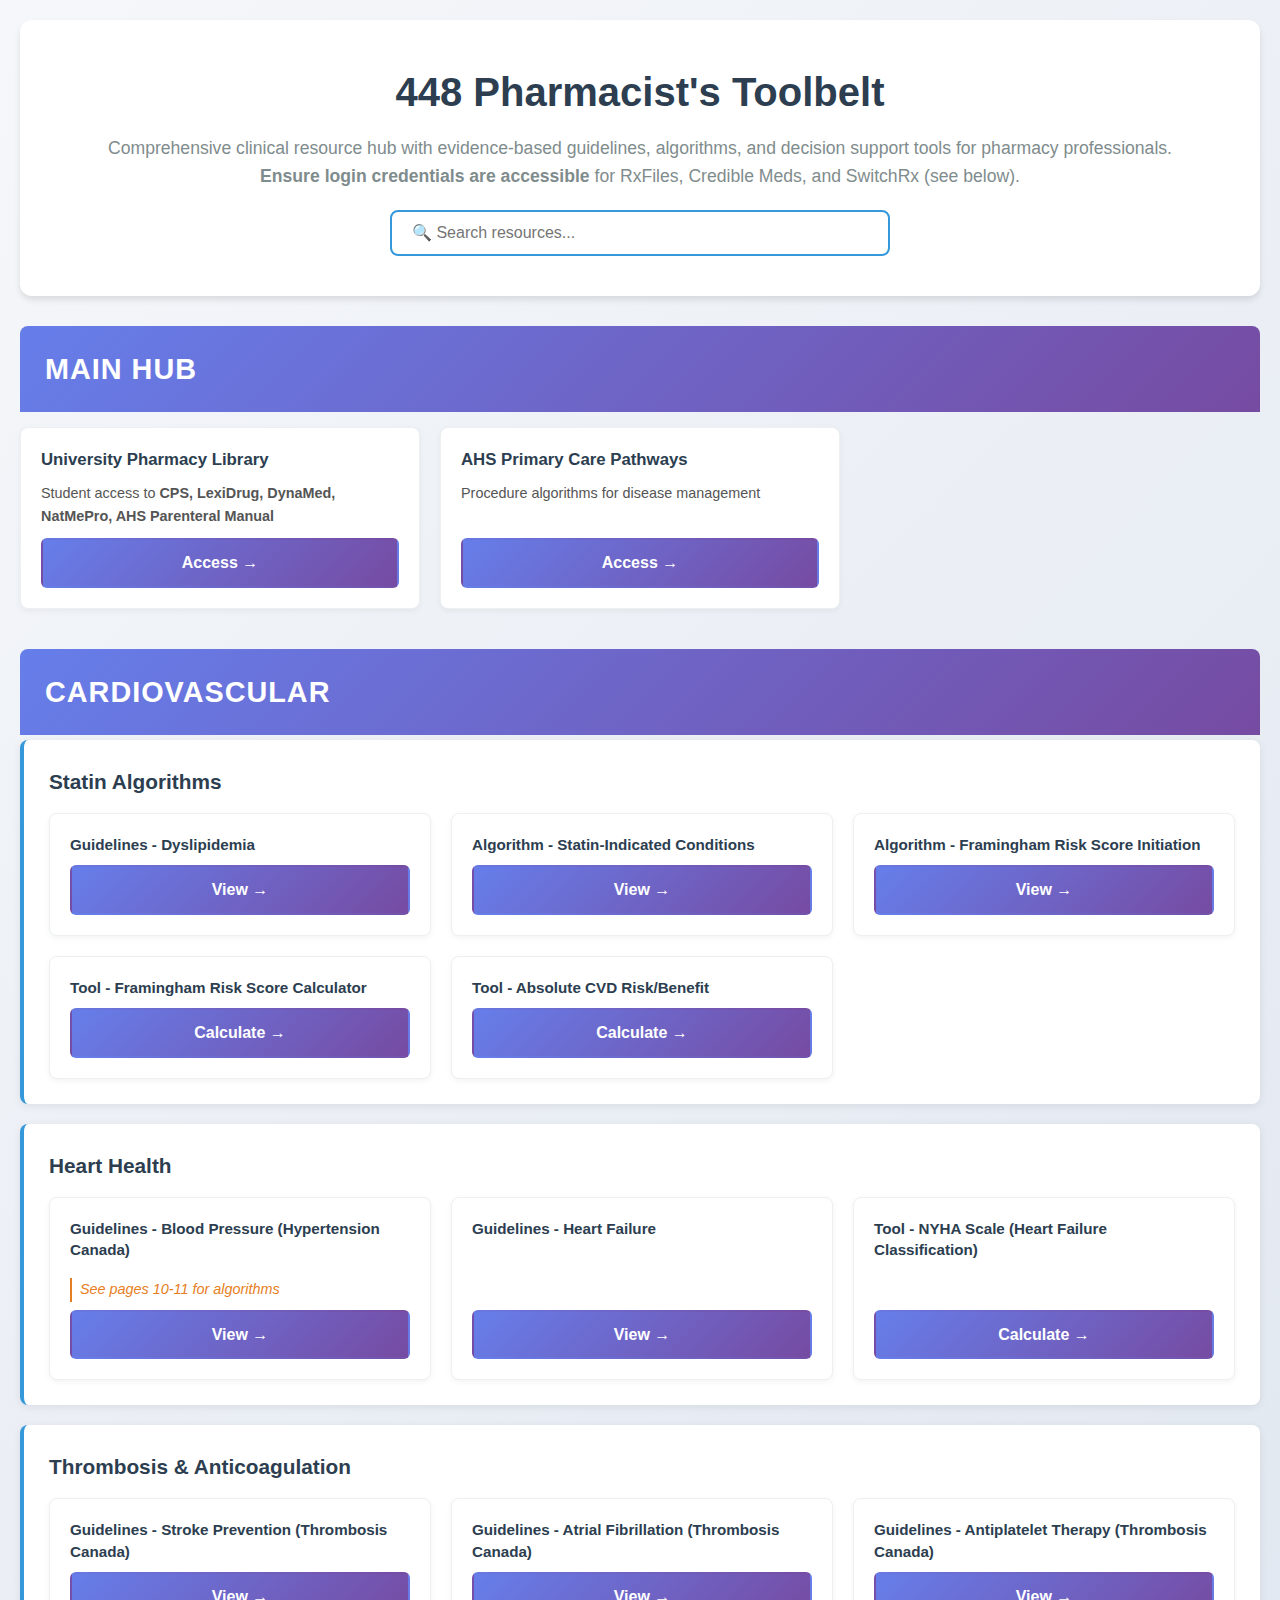
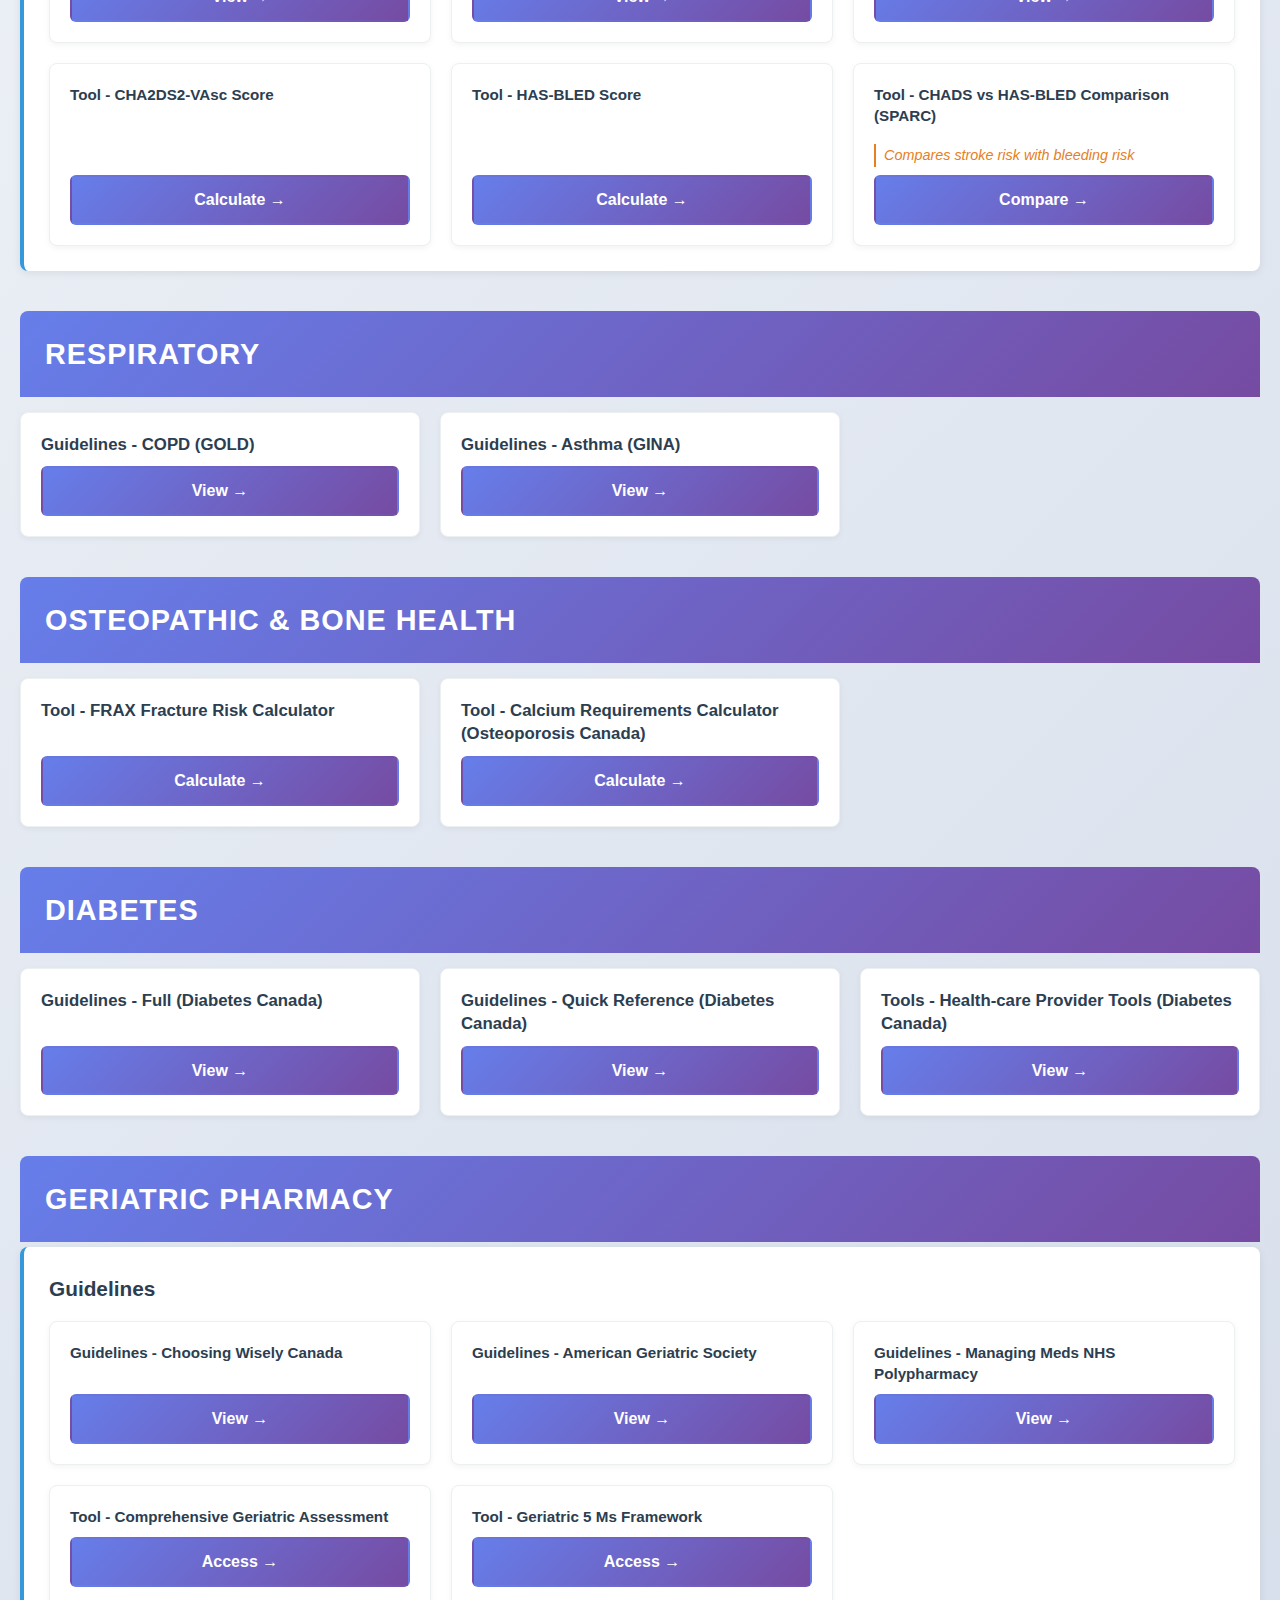
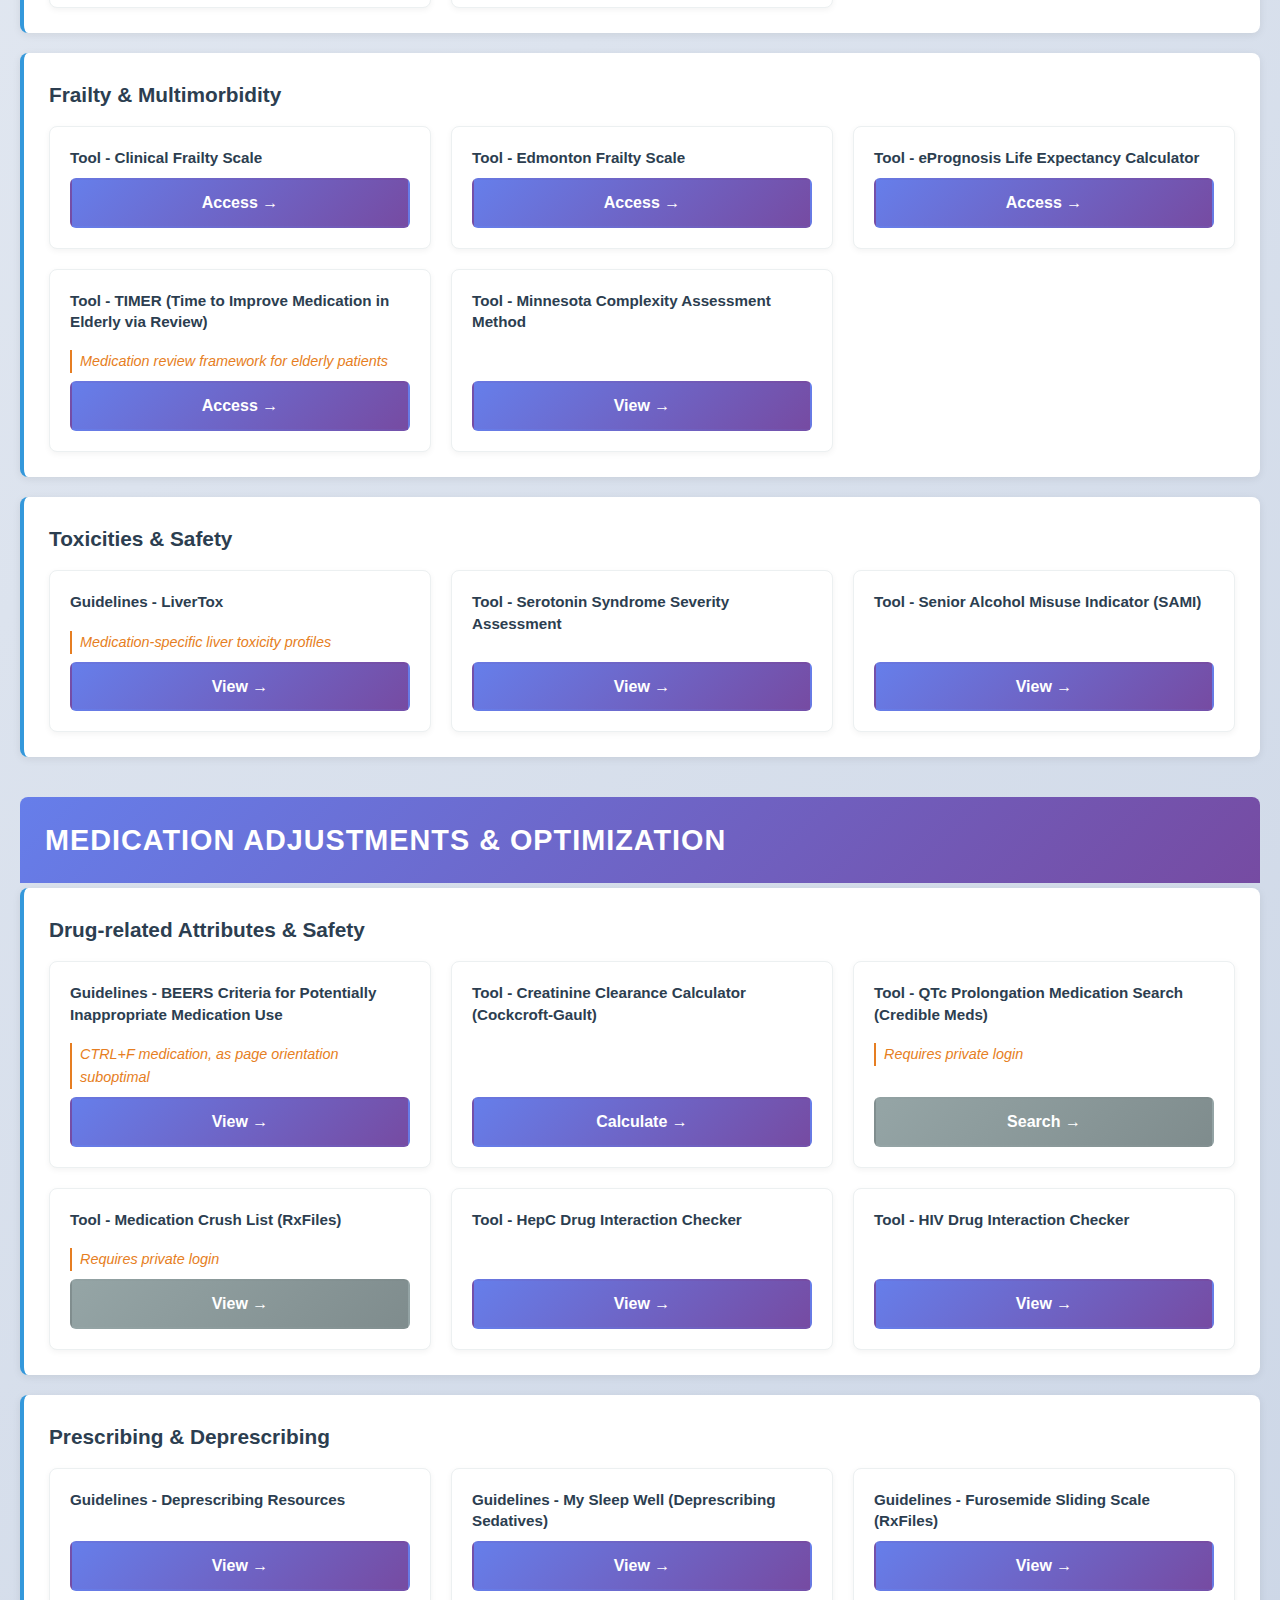
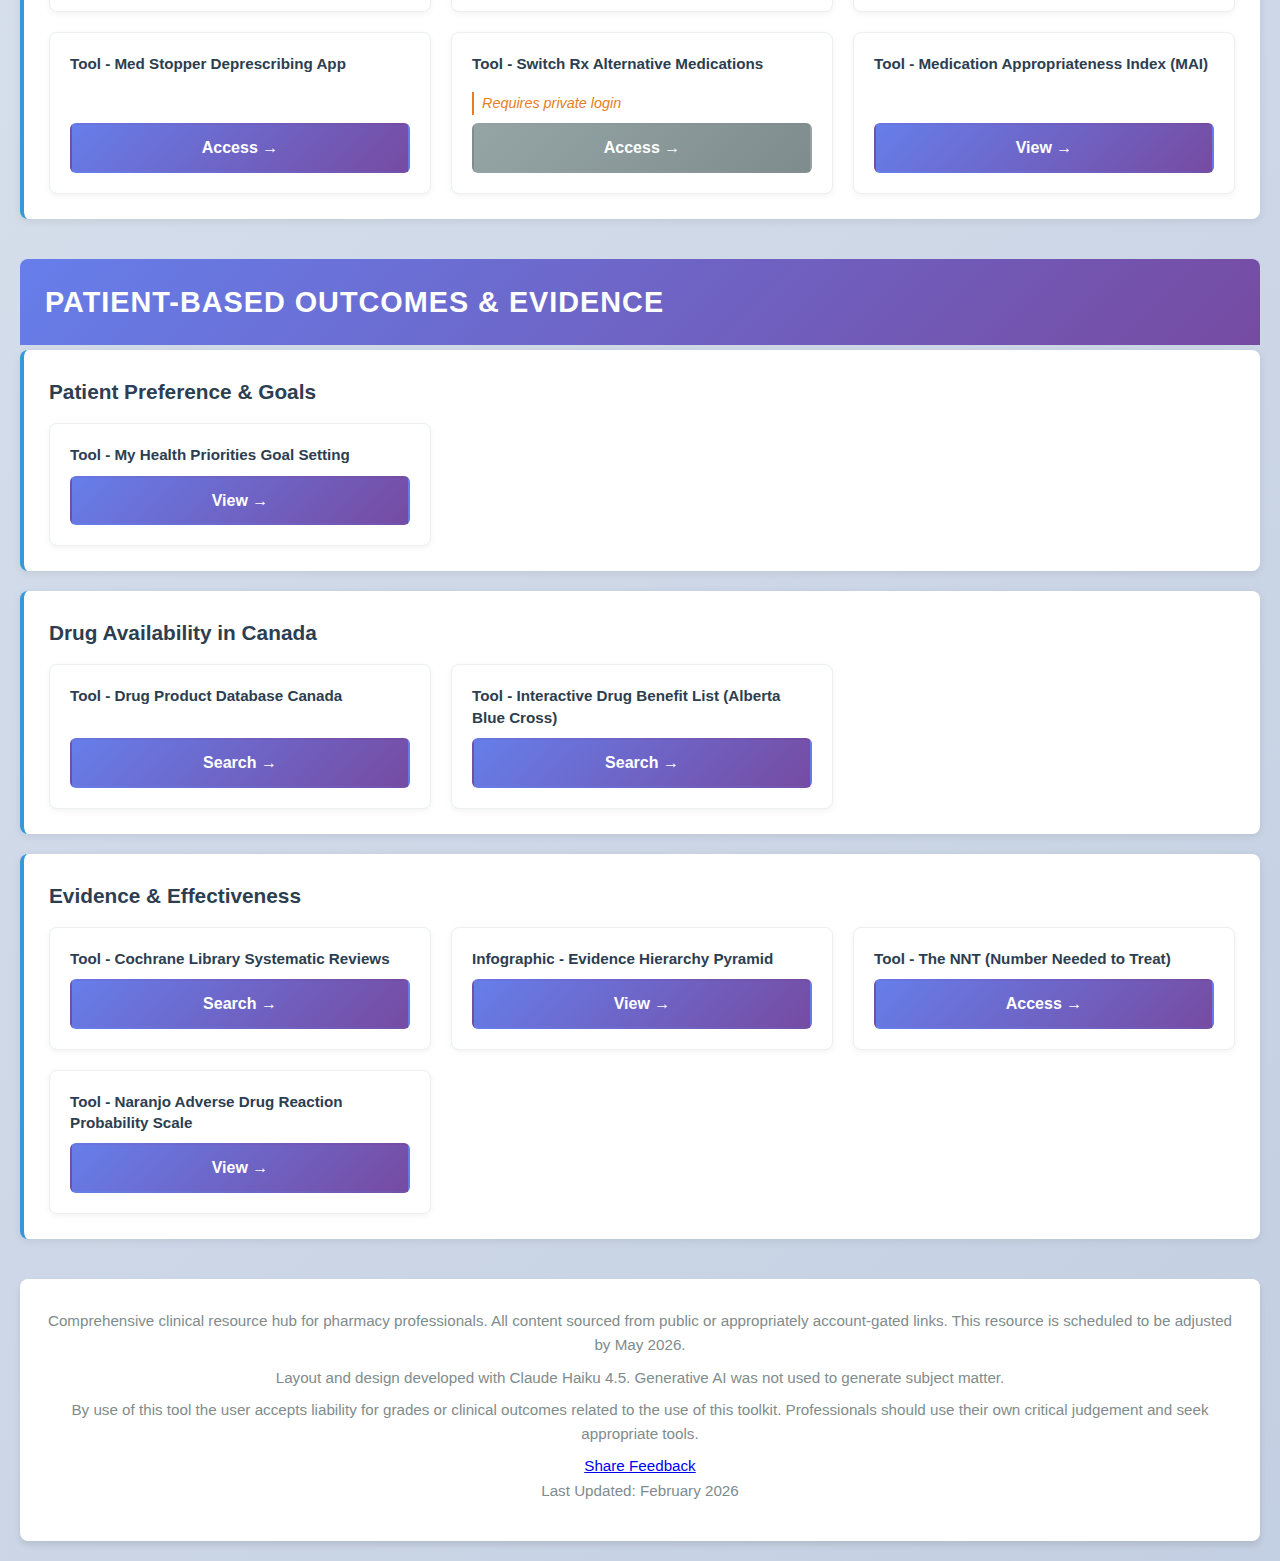
<file: index.html>
<!DOCTYPE html>
<html lang="en">

    <head>
        <meta charset="UTF-8">
        <meta name="viewport" content="width=device-width, initial-scale=1.0">
        <meta name="description" content="Comprehensive pharmacist resource toolkit featuring guidelines, algorithms, and clinical tools for cardiovascular, respiratory, geriatric, and medication management. Free access to CPS, DynaMed, FRAX, and more.">
        <meta name="keywords" content="pharmacist tools, clinical guidelines, pharmacy resources, cardiovascular algorithms, geriatric pharmacy, medication management, deprescribing, COPD, asthma guidelines">
        <meta name="author" content="M. T. Kimmins">
        <meta name="robots" content="index, follow, max-snippet:-1, max-image-preview:large, max-video-preview:-1">
        <meta name="googlebot" content="index, follow">
        
        <!-- Open Graph Tags -->
        <meta property="og:title" content="448 Pharmacist's Toolbelt - Clinical Resource Hub">
        <meta property="og:description" content="Essential pharmacist toolkit with guidelines, algorithms, and clinical decision support tools for comprehensive medication therapy management.">
        <meta property="og:type" content="website">
        <meta property="og:url" content="https://448pharmacist.com/">
        <meta property="og:site_name" content="448 Pharmacist's Toolbelt">
        
        <!-- Twitter Card Tags -->
        <meta name="twitter:card" content="summary">
        <meta name="twitter:title" content="448 Pharmacist's Toolbelt">
        <meta name="twitter:description" content="Comprehensive clinical resource hub for pharmacy professionals with evidence-based guidelines and decision support tools.">
        
        <!-- Canonical Tag -->
        <link rel="canonical" href="https://448pharmacist.com/">
        
        <!-- Additional SEO Tags -->
        <meta name="language" content="English">
        <meta name="revisit-after" content="30 days">
        <meta name="theme-color" content="#3498db">
        
        <title>448 Pharmacist's Toolbelt | Clinical Resource Hub for Pharmacy Professionals</title>
        <link rel="stylesheet" href="style.css">
    </head>

    <body>
        <div class="container">
            <header>
                <h1>448 Pharmacist's Toolbelt</h1>
                <p class="subtitle">Comprehensive clinical resource hub with evidence-based guidelines, algorithms, and decision support tools for pharmacy professionals.<br><b>Ensure login credentials are accessible</b> for RxFiles, Credible Meds, and SwitchRx (see below).</p>
                <input type="text" id="searchBox" class="search-box" placeholder="🔍 Search resources..." aria-label="Search clinical resources">
            </header>

            <main>
                <!-- MAIN HUB -->
                <section class="category" data-category="main-hub">
                    <h2 class="category-title">Main Hub</h2>
                    <div class="resources-grid">
                        <article class="resource-card" itemscope itemtype="https://schema.org/Thing">
                            <h3 itemprop="name">University Pharmacy Library</h3>
                            <p class="description" itemprop="description">Student access to <b>CPS, LexiDrug, DynaMed, NatMePro, AHS Parenteral Manual</b></p>
                            <a href="https://guides.library.ualberta.ca/pharmacy" class="resource-link" itemprop="url" target="_blank">Access →</a>
                        </article>
                        <article class="resource-card" itemscope itemtype="https://schema.org/Thing">
                            <h3 itemprop="name">AHS Primary Care Pathways</h3>
                            <p class="description" itemprop="description">Procedure algorithms for disease management</p>
                            <a href="https://www.albertahealthservices.ca/aph/Page18236.aspx" class="resource-link" itemprop="url" target="_blank">Access →</a>
                        </article>
                    </div>
                </section>

                <!-- CARDIOVASCULAR -->
                <section class="category" data-category="cardiovascular">
                    <h2 class="category-title">Cardiovascular</h2>
                    
                    <div class="subcategory">
                        <h3>Statin Algorithms</h3>
                        <div class="resources-grid">
                            <article class="resource-card" itemscope itemtype="https://schema.org/Thing">
                                <h4 itemprop="name">Guidelines - Dyslipidemia</h4>
                                <a href="https://ccs.ca/wp-content/uploads/2022/07/2022-Lipids-Gui-PG-EN.pdf" class="resource-link" itemprop="url" target="_blank">View →</a>
                            </article>
                            <article class="resource-card" itemscope itemtype="https://schema.org/Thing">
                                <h4 itemprop="name">Algorithm - Statin-Indicated Conditions</h4>
                                <a href="https://onlinecjc.ca/cms/10.1016/j.cjca.2021.03.016/asset/b89098aa-f429-4daa-8114-c94f74280fb0/main.assets/gr2_lrg.jpg" class="resource-link" itemprop="url" target="_blank">View →</a>
                            </article>
                            <article class="resource-card" itemscope itemtype="https://schema.org/Thing">
                                <h4 itemprop="name">Algorithm - Framingham Risk Score Initiation</h4>
                                <a href="https://onlinecjc.ca/cms/10.1016/j.cjca.2021.03.016/asset/058066ad-06fa-4e3b-9627-4d3ce05a518e/main.assets/gr1_lrg.jpg" class="resource-link" itemprop="url" target="_blank">View →</a>
                            </article>
                            <article class="resource-card" itemscope itemtype="https://schema.org/Thing">
                                <h4 itemprop="name">Tool - Framingham Risk Score Calculator</h4>
                                <a href="https://www.mdcalc.com/calc/38/framingham-risk-score-hard-coronary-heart-disease" class="resource-link" itemprop="url" target="_blank">Calculate →</a>
                            </article>
                            <article class="resource-card" itemscope itemtype="https://schema.org/Thing">
                                <h4 itemprop="name">Tool - Absolute CVD Risk/Benefit</h4>
                                <a href="https://decisionaid.ca/cvd/" class="resource-link" itemprop="url" target="_blank">Calculate →</a>
                            </article>
                        </div>
                    </div>

                    <div class="subcategory">
                        <h3>Heart Health</h3>
                        <div class="resources-grid">
                            <article class="resource-card" itemscope itemtype="https://schema.org/Thing">
                                <h4 itemprop="name">Guidelines - Blood Pressure (Hypertension Canada)</h4>
                                <p class="note">See pages 10-11 for algorithms</p>
                                <a href="https://www.cmaj.ca/content/cmaj/197/20/E549.full.pdf" class="resource-link" itemprop="url" target="_blank">View →</a>
                            </article>
                            <article class="resource-card" itemscope itemtype="https://schema.org/Thing">
                                <h4 itemprop="name">Guidelines - Heart Failure</h4>
                                <a href="https://ccs.ca/wp-content/uploads/2021/05/2021-HF-Gui-PG-EN-2.pdf" class="resource-link" itemprop="url" target="_blank">View →</a>
                            </article>
                            <article class="resource-card" itemscope itemtype="https://schema.org/Thing">
                                <h4 itemprop="name">Tool - NYHA Scale (Heart Failure Classification)</h4>
                                <a href="https://www.mdcalc.com/calc/3987/new-york-heart-association-nyha-functional-classification-heart-failure" class="resource-link" itemprop="url" target="_blank">Calculate →</a>
                            </article>
                        </div>
                    </div>

                    <div class="subcategory">
                        <h3>Thrombosis & Anticoagulation</h3>
                        <div class="resources-grid">
                            <article class="resource-card" itemscope itemtype="https://schema.org/Thing">
                                <h4 itemprop="name">Guidelines - Stroke Prevention (Thrombosis Canada)</h4>
                                <a href="https://thrombosiscanada.ca/clinical_guides/pdfs/STROKEPREVENTIONINATRIALFIBRIL_68.pdf" class="resource-link" itemprop="url" target="_blank">View →</a>
                            </article>
                            <article class="resource-card" itemscope itemtype="https://schema.org/Thing">
                                <h4 itemprop="name">Guidelines - Atrial Fibrillation (Thrombosis Canada)</h4>
                                <a href="https://ccs.ca/wp-content/uploads/2022/05/AF-Gui-Pocket-Guide-2021P2-EN-web.pdf" class="resource-link" itemprop="url" target="_blank">View →</a>
                            </article>
                            <article class="resource-card" itemscope itemtype="https://schema.org/Thing">
                                <h4 itemprop="name">Guidelines - Antiplatelet Therapy (Thrombosis Canada)</h4>
                                <a href="https://ccs.ca/wp-content/uploads/2020/11/APT_Gui_2018_PG_EN_web.pdf" class="resource-link" itemprop="url" target="_blank">View →</a>
                            </article>
                            <article class="resource-card" itemscope itemtype="https://schema.org/Thing">
                                <h4 itemprop="name">Tool - CHA2DS2-VAsc Score</h4>
                                <a href="https://thrombosiscanada.ca/hcp/practice/clinical_tools?calc=chads2vasc" class="resource-link" itemprop="url" target="_blank">Calculate →</a>
                            </article>
                            <article class="resource-card" itemscope itemtype="https://schema.org/Thing">
                                <h4 itemprop="name">Tool - HAS-BLED Score</h4>
                                <a href="https://thrombosiscanada.ca/hcp/practice/clinical_tools?calc=has-bled" class="resource-link" itemprop="url" target="_blank">Calculate →</a>
                            </article>
                            <article class="resource-card" itemscope itemtype="https://schema.org/Thing">
                                <h4 itemprop="name">Tool - CHADS vs HAS-BLED Comparison (SPARC)</h4>
                                <p class="note">Compares stroke risk with bleeding risk</p>
                                <a href="https://sparctool.com/" class="resource-link" itemprop="url" target="_blank">Compare →</a>
                            </article>
                        </div>
                    </div>
                </section>

                <!-- RESPIRATORY -->
                <section class="category" data-category="respiratory">
                    <h2 class="category-title">Respiratory</h2>
                    <div class="resources-grid">
                        <article class="resource-card" itemscope itemtype="https://schema.org/Thing">
                            <h3 itemprop="name">Guidelines - COPD (GOLD)</h3>
                            <a href="assets/gold.html" class="resource-link" itemprop="url" target="_blank">View →</a>
                        </article>
                        <article class="resource-card" itemscope itemtype="https://schema.org/Thing">
                            <h3 itemprop="name">Guidelines - Asthma (GINA)</h3>
                            <a href="https://ginasthma.org/wp-content/uploads/2023/07/GINA-2023-Pocket-Guide-WMS.pdf" class="resource-link" itemprop="url" target="_blank">View →</a>
                        </article>
                    </div>
                </section>

                <!-- OSTEOPATHIC -->
                <section class="category" data-category="osteopathic">
                    <h2 class="category-title">Osteopathic & Bone Health</h2>
                    <div class="resources-grid">
                        <article class="resource-card" itemscope itemtype="https://schema.org/Thing">
                            <h3 itemprop="name">Tool - FRAX Fracture Risk Calculator</h3>
                            <a href="https://www.fraxplus.org/calculation-tool" class="resource-link" itemprop="url" target="_blank">Calculate →</a>
                        </article>
                        <article class="resource-card" itemscope itemtype="https://schema.org/Thing">
                            <h3 itemprop="name">Tool - Calcium Requirements Calculator (Osteoporosis Canada)</h3>
                            <a href="https://osteoporosis.ca/calcium-calculator/" class="resource-link" itemprop="url" target="_blank">Calculate →</a>
                        </article>
                    </div>
                </section>

                <!-- DIABETES -->
                <section class="category" data-category="diabetes">
                    <h2 class="category-title">Diabetes</h2>
                    <div class="resources-grid">
                        <article class="resource-card" itemscope itemtype="https://schema.org/Thing">
                            <h3 itemprop="name">Guidelines - Full (Diabetes Canada)</h3>
                            <a href="https://guidelines.diabetes.ca/cpg" class="resource-link" itemprop="url" target="_blank">View →</a>
                        </article>
                        <article class="resource-card" itemscope itemtype="https://schema.org/Thing">
                            <h3 itemprop="name">Guidelines - Quick Reference (Diabetes Canada)</h3>
                            <a href="https://guidelines.diabetes.ca/GuideLines/media/Docs/Quick%20Reference%20Guide/2024-CPG-Quick-Reference-Guide.pdf" class="resource-link" itemprop="url" target="_blank">View →</a>
                        </article>
                        <article class="resource-card" itemscope itemtype="https://schema.org/Thing">
                            <h3 itemprop="name">Tools - Health-care Provider Tools (Diabetes Canada)</h3>
                            <a href="https://guidelines.diabetes.ca/health-care-provider-tools" class="resource-link" itemprop="url" target="_blank">View →</a>
                        </article>
                    </div>
                </section>

                <!-- GERIATRIC -->
                <section class="category" data-category="geriatric">
                    <h2 class="category-title">Geriatric Pharmacy</h2>
                    
                    <div class="subcategory">
                        <h3>Guidelines</h3>
                        <div class="resources-grid">
                            <article class="resource-card" itemscope itemtype="https://schema.org/Thing">
                                <h4 itemprop="name">Guidelines - Choosing Wisely Canada</h4>
                                <a href="https://choosingwiselycanada.org/recommendations/" class="resource-link" itemprop="url" target="_blank">View →</a>
                            </article>
                            <article class="resource-card" itemscope itemtype="https://schema.org/Thing">
                                <h4 itemprop="name">Guidelines - American Geriatric Society</h4>
                                <a href="assets/ags.html" class="resource-link" itemprop="url" target="_blank">View →</a>
                            </article>
                            <article class="resource-card" itemscope itemtype="https://schema.org/Thing">
                                <h4 itemprop="name">Guidelines - Managing Meds NHS Polypharmacy</h4>
                                <a href="https://www.rightdecisions.scot.nhs.uk/manage-my-meds-for-patients-and-carers/decision-making-tools/?collection=managemeds-polypharmacy" class="resource-link" itemprop="url" target="_blank">View →</a>
                            </article>
                            <article class="resource-card" itemscope itemtype="https://schema.org/Thing">
                                <h4 itemprop="name">Tool - Comprehensive Geriatric Assessment</h4>
                                <a href="https://www.cgakit.com/cga" class="resource-link" itemprop="url" target="_blank">Access →</a>
                            </article>
                            <article class="resource-card" itemscope itemtype="https://schema.org/Thing">
                                <h4 itemprop="name">Tool - Geriatric 5 Ms Framework</h4>
                                <a href="https://thecanadiangeriatricssociety.wildapricot.org/Geriatric5Ms/" class="resource-link" itemprop="url" target="_blank">Access →</a>
                            </article>
                        </div>
                    </div>

                    <div class="subcategory">
                        <h3>Frailty & Multimorbidity</h3>
                        <div class="resources-grid">
                            <article class="resource-card" itemscope itemtype="https://schema.org/Thing">
                                <h4 itemprop="name">Tool - Clinical Frailty Scale</h4>
                                <a href="https://www.dal.ca/sites/gmr/our-tools/clinical-frailty-scale.html" class="resource-link" itemprop="url" target="_blank">Access →</a>
                            </article>
                            <article class="resource-card" itemscope itemtype="https://schema.org/Thing">
                                <h4 itemprop="name">Tool - Edmonton Frailty Scale</h4>
                                <a href="https://www.albertahealthservices.ca/assets/about/scn/ahs-scn-bjh-hf-frail-scale.pdf" class="resource-link" itemprop="url" target="_blank">Access →</a>
                            </article>
                            <article class="resource-card" itemscope itemtype="https://schema.org/Thing">
                                <h4 itemprop="name">Tool - ePrognosis Life Expectancy Calculator</h4>
                                <a href="https://eprognosis.ucsf.edu/calculators/" class="resource-link" itemprop="url" target="_blank">Access →</a>
                            </article>
                            <article class="resource-card" itemscope itemtype="https://schema.org/Thing">
                                <h4 itemprop="name">Tool - TIMER (Time to Improve Medication in Elderly via Review)</h4>
                                <p class="note">Medication review framework for elderly patients</p>
                                <a href="https://www.communitypharmacyfoundation.org/resources/grant_docs/CPFGrantDoc_99235.pdf" class="resource-link" itemprop="url" target="_blank">Access →</a>
                            </article>
                            <article class="resource-card" itemscope itemtype="https://schema.org/Thing">
                                <h4 itemprop="name">Tool - Minnesota Complexity Assessment Method</h4>
                                <a href="https://www.researchgate.net/publication/40846354/figure/fig1/AS:11431281653155759@1759026575588/Minnesota-Complexity-Assessment-Method.gif" class="resource-link" itemprop="url" target="_blank">View →</a>
                            </article>
                        </div>
                    </div>

                    <div class="subcategory">
                        <h3>Toxicities & Safety</h3>
                        <div class="resources-grid">
                            <article class="resource-card" itemscope itemtype="https://schema.org/Thing">
                                <h4 itemprop="name">Guidelines - LiverTox</h4>
                                <p class="note">Medication-specific liver toxicity profiles</p>
                                <a href="https://www.ncbi.nlm.nih.gov/books/NBK547852/" class="resource-link" itemprop="url" target="_blank">View →</a>
                            </article>
                            <article class="resource-card" itemscope itemtype="https://schema.org/Thing">
                                <h4 itemprop="name">Tool - Serotonin Syndrome Severity Assessment</h4>
                                <a href="https://www.cfp.ca/content/cfp/suppl/2018/10/11/64.10.720.DC1/720_SS_Infographic_Clinician.pdf" class="resource-link" itemprop="url" target="_blank">View →</a>
                            </article>
                            <article class="resource-card" itemscope itemtype="https://schema.org/Thing">
                                <h4 itemprop="name">Tool - Senior Alcohol Misuse Indicator (SAMI)</h4>
                                <a href="https://baycrest.echoontario.ca/wp-content/uploads/2021/04/Senior-Alcohol-Misuse-Indicator-SAMI-Tool.pdf" class="resource-link" itemprop="url" target="_blank">View →</a>
                            </article>
                        </div>
                    </div>
                </section>

                <!-- MEDICATION ADJUSTMENTS -->
                <section class="category" data-category="medication-adjustments">
                    <h2 class="category-title">Medication Adjustments & Optimization</h2>
                    
                    <div class="subcategory">
                        <h3>Drug-related Attributes & Safety</h3>
                        <div class="resources-grid">
                            <article class="resource-card" itemscope itemtype="https://schema.org/Thing">
                                <h4 itemprop="name">Guidelines - BEERS Criteria for Potentially Inappropriate Medication Use</h4>
                                <p class="note">CTRL+F medication, as page orientation suboptimal</p>
                                <a href="https://d1xe7tfg0uwul9.cloudfront.net/sbgg.org.br/wp-content/uploads/2023/05/1-American-Geriatrics-Society-2023.pdf" class="resource-link" itemprop="url" target="_blank">View →</a>
                            </article>
                            <article class="resource-card" itemscope itemtype="https://schema.org/Thing">
                                <h4 itemprop="name">Tool - Creatinine Clearance Calculator (Cockcroft-Gault)</h4>
                                <a href="https://www.mdcalc.com/calc/43/creatinine-clearance-cockcroft-gault-equation" class="resource-link" itemprop="url" target="_blank">Calculate →</a>
                            </article>
                            <article class="resource-card" itemscope itemtype="https://schema.org/Thing">
                                <h4 itemprop="name">Tool - QTc Prolongation Medication Search (Credible Meds)</h4>
                                <p class="note">Requires private login</p>
                                <a href="https://crediblemeds.org/drugsearch" class="resource-link locked" itemprop="url" target="_blank">Search →</a>
                            </article>
                            <article class="resource-card" itemscope itemtype="https://schema.org/Thing">
                                <h4 itemprop="name">Tool - Medication Crush List (RxFiles)</h4>
                                <p class="note">Requires private login</p>
                                <a href="https://www.rxfiles.ca/RxFiles/uploads/documents/members/Geri-RxFiles-CrushDocument.pdf" class="resource-link locked" itemprop="url" target="_blank">View →</a>
                            </article>
                            <article class="resource-card" itemscope itemtype="https://schema.org/Thing">
                                <h4 itemprop="name">Tool - HepC Drug Interaction Checker</h4>
                                <a href="https://hep-druginteractions.org/checker" class="resource-link" itemprop="url" target="_blank">View →</a>
                            </article>
                            <article class="resource-card" itemscope itemtype="https://schema.org/Thing">
                                <h4 itemprop="name">Tool - HIV Drug Interaction Checker</h4>
                                <a href="https://hivclinic.ca/app/" class="resource-link" itemprop="url" target="_blank">View →</a>
                            </article>
                        </div>
                    </div>

                    <div class="subcategory">
                        <h3>Prescribing & Deprescribing</h3>
                        <div class="resources-grid">
                            <article class="resource-card" itemscope itemtype="https://schema.org/Thing">
                                <h4 itemprop="name">Guidelines - Deprescribing Resources</h4>
                                <a href="https://deprescribing.org/resources/deprescribing-guidelines-algorithms/" class="resource-link" itemprop="url" target="_blank">View →</a>
                            </article>
                            <article class="resource-card" itemscope itemtype="https://schema.org/Thing">
                                <h4 itemprop="name">Guidelines - My Sleep Well (Deprescribing Sedatives)</h4>
                                <a href="https://mysleepwell.ca/wp-content/uploads/2021/05/Stop-Sleeping-Pills-Guide-FILLABLE.pdf" class="resource-link" itemprop="url" target="_blank">View →</a>
                            </article>
                            <article class="resource-card" itemscope itemtype="https://schema.org/Thing">
                                <h4 itemprop="name">Guidelines - Furosemide Sliding Scale (RxFiles)</h4>
                                <a href="https://www.rxfiles.ca/rxfiles/uploads/documents/hf-furosemideslidingscale.pdf" class="resource-link" itemprop="url" target="_blank">View →</a>
                            </article>
                            <article class="resource-card" itemscope itemtype="https://schema.org/Thing">
                                <h4 itemprop="name">Tool - Med Stopper Deprescribing App</h4>
                                <a href="https://medstopper.com/" class="resource-link" itemprop="url" target="_blank">Access →</a>
                            </article>
                            <article class="resource-card" itemscope itemtype="https://schema.org/Thing">
                                <h4 itemprop="name">Tool - Switch Rx Alternative Medications</h4>
                                <p class="note">Requires private login</p>
                                <a href="https://www.switchrx.com/" class="resource-link locked" itemprop="url" target="_blank">Access →</a>
                            </article>
                            <article class="resource-card" itemscope itemtype="https://schema.org/Thing">
                                <h4 itemprop="name">Tool - Medication Appropriateness Index (MAI)</h4>
                                <a href="https://www.cgakit.com/_files/ugd/2a1cfa_be45ab017dfd41bea978fb9a426817af.pdf" class="resource-link" itemprop="url" target="_blank">View →</a>
                            </article>
                        </div>
                    </div>
                </section>

                <!-- PATIENT BASED OUTCOMES -->
                <section class="category" data-category="patient-outcomes">
                    <h2 class="category-title">Patient-Based Outcomes & Evidence</h2>
                    
                    <div class="subcategory">
                        <h3>Patient Preference & Goals</h3>
                        <div class="resources-grid">
                            <article class="resource-card" itemscope itemtype="https://schema.org/Thing">
                                <h4 itemprop="name">Tool - My Health Priorities Goal Setting</h4>
                                <a href="https://myhealthpriorities.org/myhp_example_export.png" class="resource-link" itemprop="url" target="_blank">View →</a>
                            </article>
                        </div>
                    </div>

                    <div class="subcategory">
                        <h3>Drug Availability in Canada</h3>
                        <div class="resources-grid">
                            <article class="resource-card" itemscope itemtype="https://schema.org/Thing">
                                <h4 itemprop="name">Tool - Drug Product Database Canada</h4>
                                <a href="https://health-products.canada.ca/dpd-bdpp/" class="resource-link" itemprop="url" target="_blank">Search →</a>
                            </article>
                            <article class="resource-card" itemscope itemtype="https://schema.org/Thing">
                                <h4 itemprop="name">Tool - Interactive Drug Benefit List (Alberta Blue Cross)</h4>
                                <a href="https://idbl.ab.bluecross.ca/idbl/load.do" class="resource-link" itemprop="url" target="_blank">Search →</a>
                            </article>
                        </div>
                    </div>

                    <div class="subcategory">
                        <h3>Evidence & Effectiveness</h3>
                        <div class="resources-grid">
                            <article class="resource-card" itemscope itemtype="https://schema.org/Thing">
                                <h4 itemprop="name">Tool - Cochrane Library Systematic Reviews</h4>
                                <a href="https://www.cochranelibrary.com/cdsr/reviews" class="resource-link" itemprop="url" target="_blank">Search →</a>
                            </article>
                            <article class="resource-card" itemscope itemtype="https://schema.org/Thing">
                                <h4 itemprop="name">Infographic - Evidence Hierarchy Pyramid</h4>
                                <a href="https://guides.lib.uchicago.edu/c.php?g=297120&p=1983547" class="resource-link" itemprop="url" target="_blank">View →</a>
                            </article>
                            <article class="resource-card" itemscope itemtype="https://schema.org/Thing">
                                <h4 itemprop="name">Tool - The NNT (Number Needed to Treat)</h4>
                                <a href="https://thennt.com/" class="resource-link" itemprop="url" target="_blank">Access →</a>
                            </article>
                            <article class="resource-card" itemscope itemtype="https://schema.org/Thing">
                                <h4 itemprop="name">Tool - Naranjo Adverse Drug Reaction Probability Scale</h4>
                                <a href="assets/naranjo.html" class="resource-link" itemprop="url" target="_blank">View →</a>
                            </article>
                        </div>
                    </div>
                </section>
            </main>

            <footer>
                <p>Comprehensive clinical resource hub for pharmacy professionals. All content sourced from public or appropriately account-gated links. This resource is scheduled to be adjusted by May 2026.</p>
                <p>Layout and design developed with Claude Haiku 4.5. Generative AI was not used to generate subject matter.</p>
                <p>By use of this tool the user accepts liability for grades or clinical outcomes related to the use of this toolkit. Professionals should use their own critical judgement and seek appropriate tools.</p>
                <a href="https://forms.gle/sbecgTofJx1bsWxw6">Share Feedback</a>
                <p>Last Updated: February 2026</p>
            </footer>
        </div>

        <script type="application/ld+json">
        {
          "@context": "https://schema.org",
          "@type": "WebSite",
          "name": "448 Pharmacist's Toolbelt",
          "description": "Comprehensive pharmacist resource toolkit featuring clinical guidelines, algorithms, and decision support tools",
          "url": "https://448pharmacist.com/",
          "potentialAction": {
            "@type": "SearchAction",
            "target": {
              "@type": "EntryPoint",
              "urlTemplate": "https://448pharmacist.com/?q={search_term_string}"
            },
            "query-input": "required name=search_term_string"
          }
        }
        </script>

        <script type="application/ld+json">
        {
          "@context": "https://schema.org",
          "@type": "Organization",
          "name": "448 Pharmacist's Toolbelt",
          "description": "Clinical resource hub for pharmacy professionals",
          "url": "https://448pharmacist.com/",
          "sameAs": ["https://forms.gle/sbecgTofJx1bsWxw6"]
        }
        </script>

        <script src="script.js"></script>
    </body>
</html>
</file>
<file: style.css>
* {
    margin: 0;
    padding: 0;
    box-sizing: border-box;
}

body {
    font-family: -apple-system, BlinkMacSystemFont, 'Segoe UI', Roboto, 'Helvetica Neue', Arial, sans-serif;
    background: linear-gradient(135deg, #f5f7fa 0%, #c3cfe2 100%);
    color: #333;
    line-height: 1.6;
}

.container {
    max-width: 1400px;
    margin: 0 auto;
    padding: 20px;
}

header {
    background: white;
    padding: 40px 30px;
    border-radius: 12px;
    margin-bottom: 30px;
    box-shadow: 0 4px 6px rgba(0, 0, 0, 0.1);
    text-align: center;
}

header h1 {
    color: #2c3e50;
    margin-bottom: 10px;
    font-size: 2.5em;
}

header .subtitle {
    color: #7f8c8d;
    margin-bottom: 20px;
    font-size: 1.1em;
}

.search-box {
    width: 100%;
    max-width: 500px;
    padding: 12px 20px;
    font-size: 1em;
    border: 2px solid #3498db;
    border-radius: 8px;
    outline: none;
    transition: all 0.3s ease;
}

.search-box:focus {
    box-shadow: 0 0 0 4px rgba(52, 152, 219, 0.1);
    transform: scale(1.02);
}

main {
    margin-bottom: 40px;
}

.category {
    margin-bottom: 40px;
}

.category-title {
    background: linear-gradient(135deg, #667eea 0%, #764ba2 100%);
    color: white;
    padding: 20px 25px;
    border-radius: 8px 8px 0 0;
    font-size: 1.8em;
    margin-bottom: 5px;
    text-transform: uppercase;
    letter-spacing: 1px;
    font-weight: 700;
}

.subcategory {
    background: white;
    padding: 25px;
    margin-bottom: 20px;
    border-radius: 8px;
    box-shadow: 0 2px 8px rgba(0, 0, 0, 0.08);
    border-left: 4px solid #3498db;
}

.subcategory h3 {
    color: #2c3e50;
    font-size: 1.3em;
    margin-bottom: 15px;
    display: flex;
    align-items: center;
}

.resources-grid {
    display: grid;
    grid-template-columns: repeat(auto-fill, minmax(300px, 1fr));
    gap: 20px;
    margin-top: 15px;
}

.resource-card {
    background: white;
    border: 1px solid #ecf0f1;
    border-radius: 8px;
    padding: 20px;
    transition: all 0.3s ease;
    box-shadow: 0 2px 6px rgba(0, 0, 0, 0.05);
    display: flex;
    flex-direction: column;
}

.resource-card:hover {
    transform: translateY(-4px);
    box-shadow: 0 8px 16px rgba(0, 0, 0, 0.12);
    border-color: #3498db;
}

.resource-card h3,
.resource-card h4 {
    color: #2c3e50;
    margin-bottom: 10px;
    font-size: 1.05em;
    line-height: 1.4;
}

.resource-card h4 {
    font-size: 0.95em;
}

.description,
.note,
.source {
    color: #555;
    font-size: 0.9em;
    margin-bottom: 10px;
}

.note {
    color: #e67e22;
    font-style: italic;
    border-left: 2px solid #e67e22;
    padding-left: 8px;
    margin: 8px 0;
}

.source {
    color: #7f8c8d;
    font-size: 0.85em;
    font-weight: 500;
}

.resource-link {
    display: inline-block;
    margin-top: auto;
    padding: 10px 16px;
    background: linear-gradient(135deg, #667eea 0%, #764ba2 100%);
    color: white;
    text-decoration: none;
    border-radius: 6px;
    font-weight: 600;
    transition: all 0.3s ease;
    border: 2px solid transparent;
    text-align: center;
}

.resource-link:hover {
    transform: translateX(4px);
    box-shadow: 0 4px 12px rgba(102, 126, 234, 0.4);
}

.resource-link:focus-visible {
    outline: 3px solid #667eea;
    outline-offset: 2px;
}

.resource-link.locked {
    background: linear-gradient(135deg, #95a5a6 0%, #7f8c8d 100%);
    
}

.resource-link.locked:hover {
    transform: none;
    box-shadow: none;
}

footer {
    background: white;
    padding: 30px 25px;
    border-radius: 8px;
    text-align: center;
    color: #7f8c8d;
    font-size: 0.95em;
    box-shadow: 0 4px 6px rgba(0, 0, 0, 0.1);
}

footer p {
    margin-bottom: 8px;
}

/* Mobile Responsive */
@media (max-width: 768px) {
    .container {
        padding: 15px;
    }

    header h1 {
        font-size: 1.8em;
    }

    .category-title {
        font-size: 1.3em;
    }

    .resources-grid {
        grid-template-columns: 1fr;
    }

    .subcategory {
        padding: 15px;
    }
}

/* Search highlighting */
.resource-card.hidden {
    display: none;
}

.resource-card.highlight {
    border-color: #f39c12;
    background: #fffbf0;
}

/* Screen reader only text */
.sr-only {
    position: absolute;
    left: -10000px;
    width: 1px;
    height: 1px;
    overflow: hidden;
    clip: rect(0, 0, 0, 0);
}

/* Focus visible for keyboard navigation */
a:focus-visible,
button:focus-visible,
input:focus-visible {
    outline: 3px solid #667eea;
    outline-offset: 2px;
}
</file>
